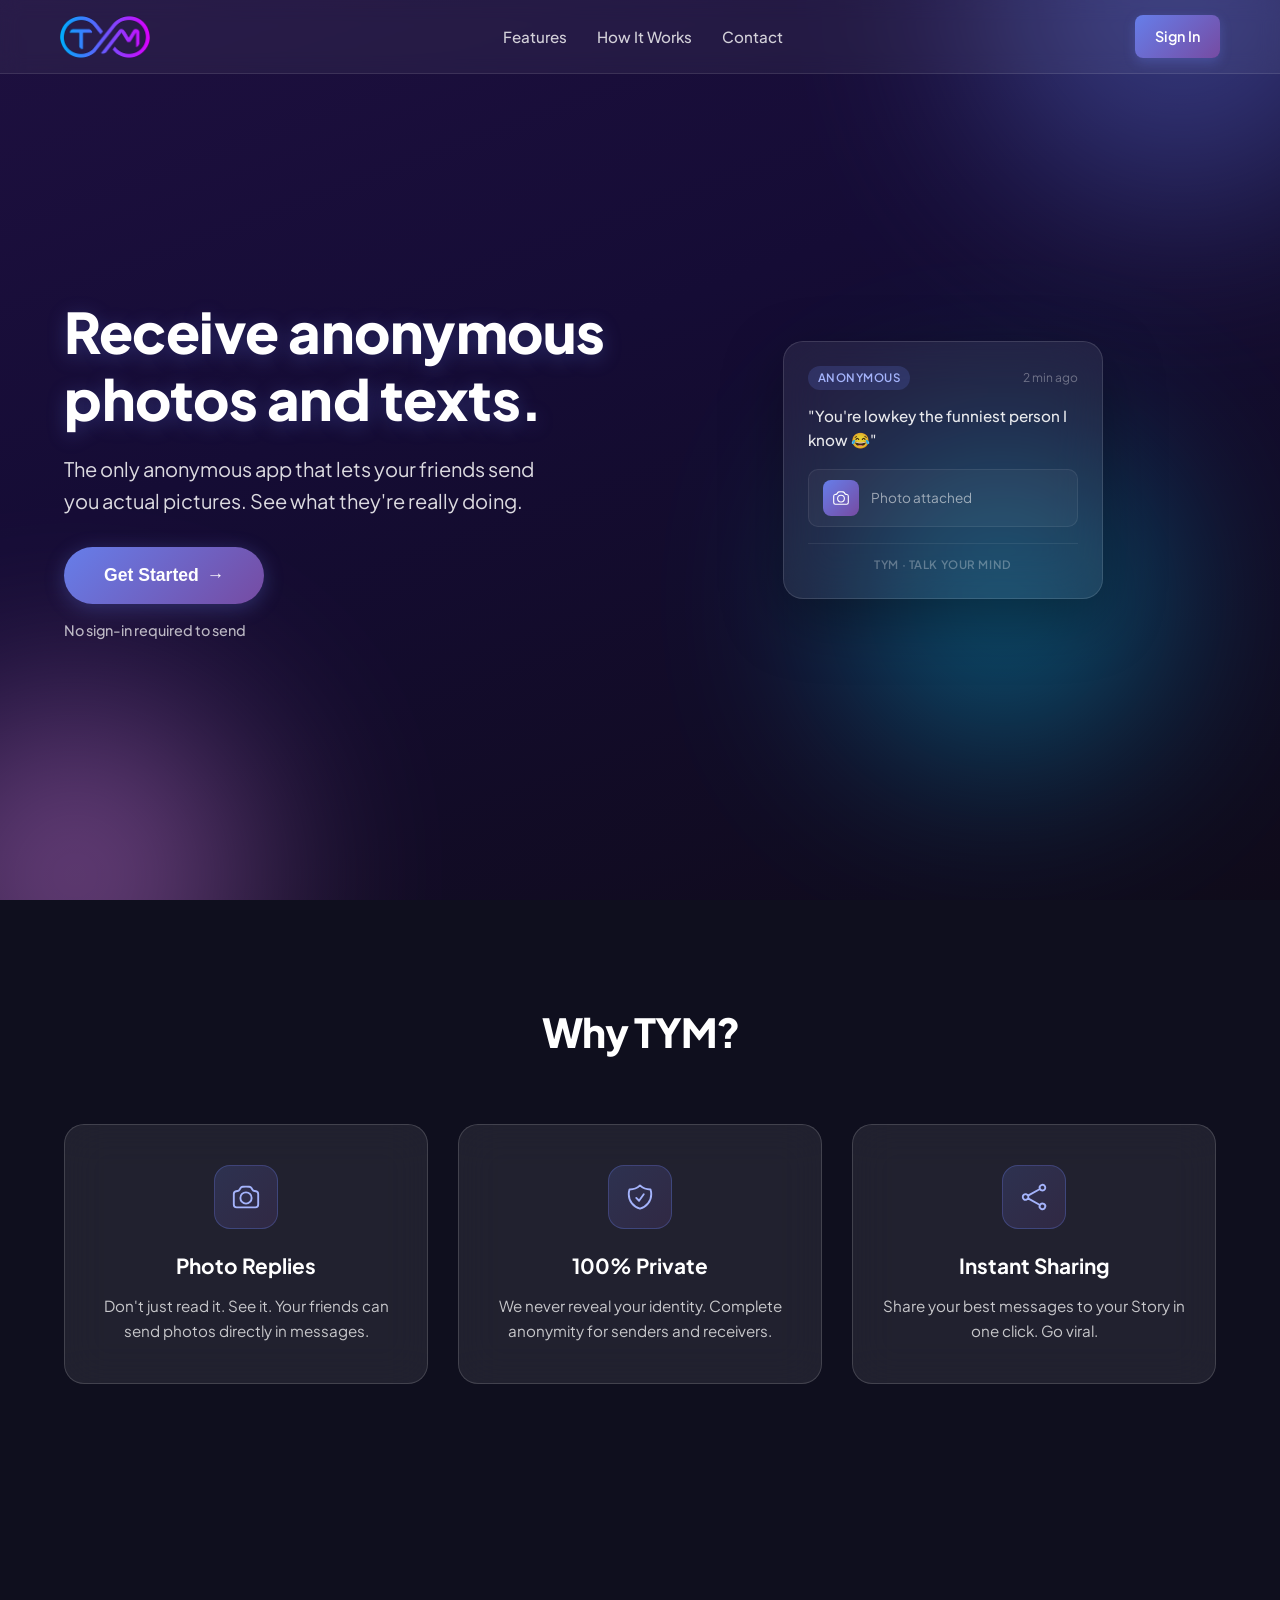
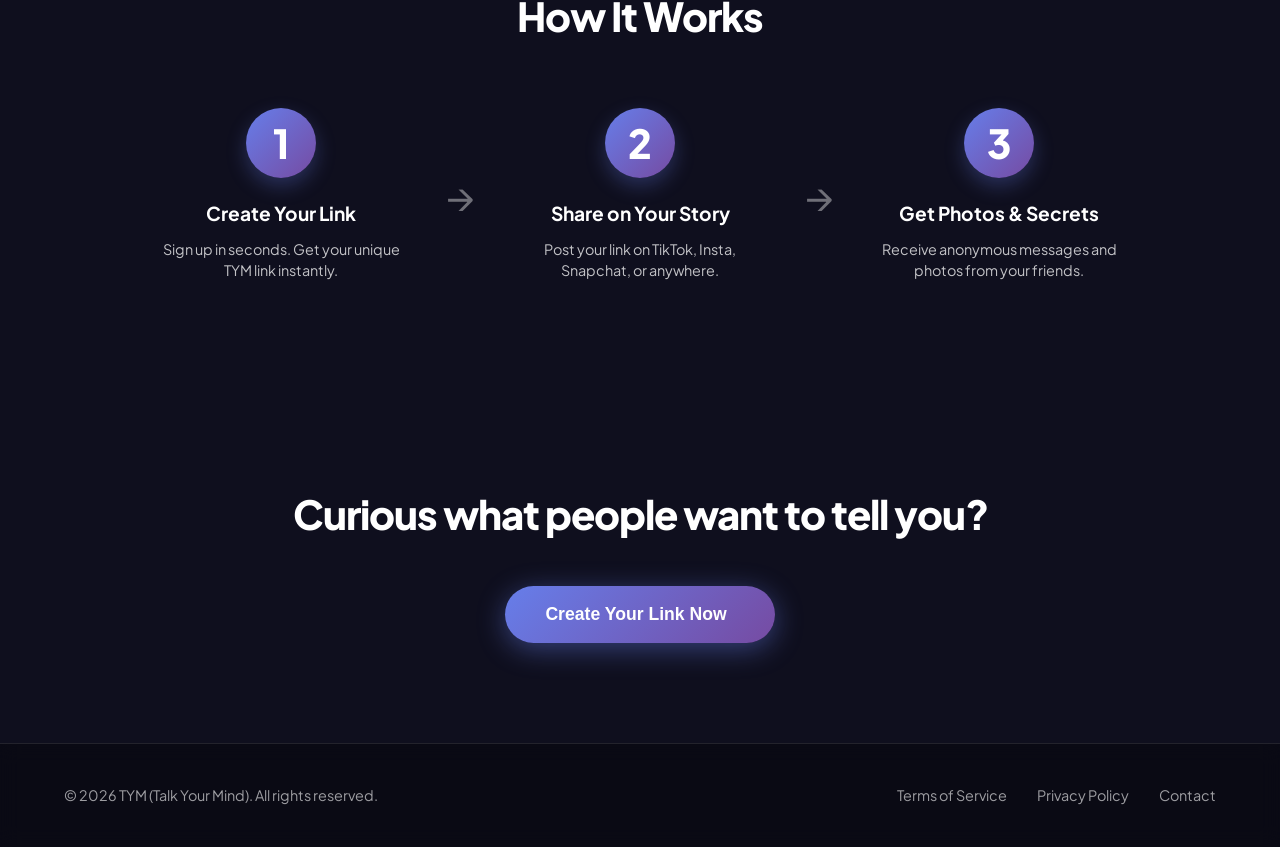
<file: landing.html>
<!DOCTYPE html>
<html lang="en">
<head>
    <meta charset="UTF-8">
    <meta name="viewport" content="width=device-width, initial-scale=1.0">
    <title>TYM - Talk Your Mind | Anonymous Photos & Messages</title>
    <meta name="description" content="Send and receive anonymous photos and messages. Get your unique TYM link and share it with friends.">
    <!-- Open Graph -->
    <meta property="og:type" content="website">
    <meta property="og:title" content="TYM – Talk Your Mind">
    <meta property="og:description" content="Send anonymous photos and messages to anyone. Get your free link today.">
    <meta property="og:image" content="./assets/tym-logo.png">
    <meta property="og:site_name" content="TYM – Talk Your Mind">
    <!-- Twitter Card -->
    <meta name="twitter:card" content="summary">
    <meta name="twitter:title" content="TYM – Talk Your Mind">
    <meta name="twitter:description" content="Send anonymous photos and messages to anyone. Get your free link today.">
    <meta name="twitter:image" content="./assets/tym-logo.png">
    <!-- Favicon -->
    <link rel="icon" type="image/png" sizes="32x32" href="./assets/favicon-32.png">
    <link rel="icon" type="image/png" sizes="16x16" href="./assets/favicon-16.png">
    <link href="https://fonts.googleapis.com/css2?family=Plus+Jakarta+Sans:wght@400;500;600;700;800&display=swap" rel="stylesheet">
    <link rel="stylesheet" href="landing-style.css">
    <!-- PWA -->
    <link rel="manifest" href="./manifest.json">
    <meta name="theme-color" content="#667eea">
    <meta name="apple-mobile-web-app-capable" content="yes">
    <meta name="apple-mobile-web-app-title" content="TYM">
    <link rel="apple-touch-icon" href="./assets/apple-touch-icon.png">
</head>
<body>
    <!-- Background Animation -->
    <div class="background">
        <div class="gradient-bg"></div>
        <div class="blur-blob blob1"></div>
        <div class="blur-blob blob2"></div>
        <div class="blur-blob blob3"></div>
    </div>

    <!-- Navigation -->
    <nav class="navbar">
        <div class="nav-container">
            <div class="logo">
                <img src="assets/tym-logo.png" alt="TYM logo" class="logo-image">
            </div>
            <button class="menu-toggle" id="menuToggle" aria-label="Toggle navigation" aria-expanded="false" aria-controls="mobileMenu">
                <span></span>
                <span></span>
                <span></span>
            </button>
            <ul class="nav-links">
                <li><a href="#features">Features</a></li>
                <li><a href="#how-it-works">How It Works</a></li>
                <li><a href="#footer">Contact</a></li>
            </ul>
            <a href="./login.html" class="nav-signin">Sign In</a>
        </div>
        <div class="mobile-menu" id="mobileMenu">
            <a href="#features">Features</a>
            <a href="#how-it-works">How It Works</a>
            <a href="#footer">Contact</a>
            <a href="./signup.html">Claim Your Link</a>
            <a href="./login.html">Login</a>
        </div>
    </nav>

    <!-- Hero Section -->
    <section class="hero">
        <div class="container">
            <div class="hero-content">
                <h1 class="hero-headline">Receive anonymous photos and texts.</h1>
                <p class="hero-subheadline">The only anonymous app that lets your friends send you actual pictures. See what they're really doing.</p>
                <button class="btn-primary btn-lg" onclick="window.location.href='./signup.html'">
                    Get Started
                    <span class="btn-icon">→</span>
                </button>
                <p class="hero-cta-text">No sign-in required to send</p>
            </div>

            <!-- Message Card Mockup -->
            <div class="hero-visual">
                <div class="message-card-mockup">
                    <div class="mockup-header">
                        <span class="mockup-anon-pill">Anonymous</span>
                        <span class="mockup-ts">2 min ago</span>
                    </div>
                    <p class="mockup-body">"You're lowkey the funniest person I know 😂"</p>
                    <div class="mockup-photo-row">
                        <div class="mockup-thumb">
                            <svg xmlns="http://www.w3.org/2000/svg" fill="none" viewBox="0 0 24 24" stroke-width="1.5" stroke="currentColor" width="18" height="18" aria-hidden="true"><path stroke-linecap="round" stroke-linejoin="round" d="M6.827 6.175A2.31 2.31 0 0 1 5.186 7.23c-.38.054-.757.112-1.134.175C2.999 7.58 2.25 8.507 2.25 9.574V18a2.25 2.25 0 0 0 2.25 2.25h15A2.25 2.25 0 0 0 21.75 18V9.574c0-1.067-.75-1.994-1.802-2.169a47.865 47.865 0 0 0-1.134-.175 2.31 2.31 0 0 1-1.64-1.055l-.822-1.316a2.192 2.192 0 0 0-1.736-1.039 48.774 48.774 0 0 0-5.232 0 2.192 2.192 0 0 0-1.736 1.039l-.821 1.316z"/><path stroke-linecap="round" stroke-linejoin="round" d="M16.5 12.75a4.5 4.5 0 1 1-9 0 4.5 4.5 0 0 1 9 0Z"/></svg>
                        </div>
                        <span class="mockup-photo-label">Photo attached</span>
                    </div>
                    <div class="mockup-divider"></div>
                    <div class="mockup-footer">
                        <span class="mockup-brand-text">TYM · Talk Your Mind</span>
                    </div>
                </div>
            </div>
        </div>
    </section>

    <!-- Features Section -->
    <section id="features" class="features">
        <div class="container">
            <h2 class="section-title">Why TYM?</h2>
            <div class="features-grid">
                <!-- Feature 1 -->
                <div class="feature-card">
                    <div class="feature-icon">
                        <svg xmlns="http://www.w3.org/2000/svg" fill="none" viewBox="0 0 24 24" stroke-width="1.5" stroke="currentColor" aria-hidden="true"><path stroke-linecap="round" stroke-linejoin="round" d="M6.827 6.175A2.31 2.31 0 0 1 5.186 7.23c-.38.054-.757.112-1.134.175C2.999 7.58 2.25 8.507 2.25 9.574V18a2.25 2.25 0 0 0 2.25 2.25h15A2.25 2.25 0 0 0 21.75 18V9.574c0-1.067-.75-1.994-1.802-2.169a47.865 47.865 0 0 0-1.134-.175 2.31 2.31 0 0 1-1.64-1.055l-.822-1.316a2.192 2.192 0 0 0-1.736-1.039 48.774 48.774 0 0 0-5.232 0 2.192 2.192 0 0 0-1.736 1.039l-.821 1.316z"/><path stroke-linecap="round" stroke-linejoin="round" d="M16.5 12.75a4.5 4.5 0 1 1-9 0 4.5 4.5 0 0 1 9 0Z"/></svg>
                    </div>
                    <h3 class="feature-title">Photo Replies</h3>
                    <p class="feature-description">Don't just read it. See it. Your friends can send photos directly in messages.</p>
                </div>

                <!-- Feature 2 -->
                <div class="feature-card">
                    <div class="feature-icon">
                        <svg xmlns="http://www.w3.org/2000/svg" fill="none" viewBox="0 0 24 24" stroke-width="1.5" stroke="currentColor" aria-hidden="true"><path stroke-linecap="round" stroke-linejoin="round" d="M9 12.75 11.25 15 15 9.75m-3-7.036A11.959 11.959 0 0 1 3.598 6 11.99 11.99 0 0 0 3 9.749c0 5.592 3.824 10.29 9 11.623 5.176-1.332 9-6.03 9-11.622 0-1.31-.21-2.571-.598-3.751h-.152c-3.196 0-6.1-1.248-8.25-3.285Z"/></svg>
                    </div>
                    <h3 class="feature-title">100% Private</h3>
                    <p class="feature-description">We never reveal your identity. Complete anonymity for senders and receivers.</p>
                </div>

                <!-- Feature 3 -->
                <div class="feature-card">
                    <div class="feature-icon">
                        <svg xmlns="http://www.w3.org/2000/svg" fill="none" viewBox="0 0 24 24" stroke-width="1.5" stroke="currentColor" aria-hidden="true"><path stroke-linecap="round" stroke-linejoin="round" d="M7.217 10.907a2.25 2.25 0 1 0 0 2.186m0-2.186c.18.324.283.696.283 1.093s-.103.77-.283 1.093m0-2.186 9.566-5.314m-9.566 7.5 9.566 5.314m0 0a2.25 2.25 0 1 0 3.935 2.186 2.25 2.25 0 0 0-3.935-2.186Zm0-12.814a2.25 2.25 0 1 0 3.933-2.185 2.25 2.25 0 0 0-3.933 2.185Z"/></svg>
                    </div>
                    <h3 class="feature-title">Instant Sharing</h3>
                    <p class="feature-description">Share your best messages to your Story in one click. Go viral.</p>
                </div>
            </div>
        </div>
    </section>

    <!-- How It Works Section -->
    <section id="how-it-works" class="how-it-works">
        <div class="container">
            <h2 class="section-title">How It Works</h2>
            <div class="steps-container">
                <!-- Step 1 -->
                <div class="step">
                    <div class="step-number">1</div>
                    <h3 class="step-title">Create Your Link</h3>
                    <p class="step-description">Sign up in seconds. Get your unique TYM link instantly.</p>
                </div>

                <!-- Arrow -->
                <div class="step-arrow">→</div>

                <!-- Step 2 -->
                <div class="step">
                    <div class="step-number">2</div>
                    <h3 class="step-title">Share on Your Story</h3>
                    <p class="step-description">Post your link on TikTok, Insta, Snapchat, or anywhere.</p>
                </div>

                <!-- Arrow -->
                <div class="step-arrow">→</div>

                <!-- Step 3 -->
                <div class="step">
                    <div class="step-number">3</div>
                    <h3 class="step-title">Get Photos & Secrets</h3>
                    <p class="step-description">Receive anonymous messages and photos from your friends.</p>
                </div>
            </div>
        </div>
    </section>

    <!-- CTA Section -->
    <section class="cta-section">
        <div class="container">
            <h2 class="cta-headline">Curious what people want to tell you?</h2>
            <button class="btn-primary btn-lg btn-glow" onclick="window.location.href='./signup.html'">
                Create Your Link Now
                <span class="btn-icon"></span>
            </button>
        </div>
    </section>

    <!-- Footer -->
    <footer id="footer" class="footer">
        <div class="container">
            <div class="footer-content">
                <p class="footer-brand">© 2026 TYM (Talk Your Mind). All rights reserved.</p>
                <div class="footer-links">
                    <a href="./terms.html" class="footer-link">Terms of Service</a>
                    <a href="./privacy.html" class="footer-link">Privacy Policy</a>
                    <a href="mailto:contact@tym.com" class="footer-link">Contact</a>
                </div>
            </div>
        </div>
    </footer>

    <script src="landing.js"></script>
</body>
</html>
</file>
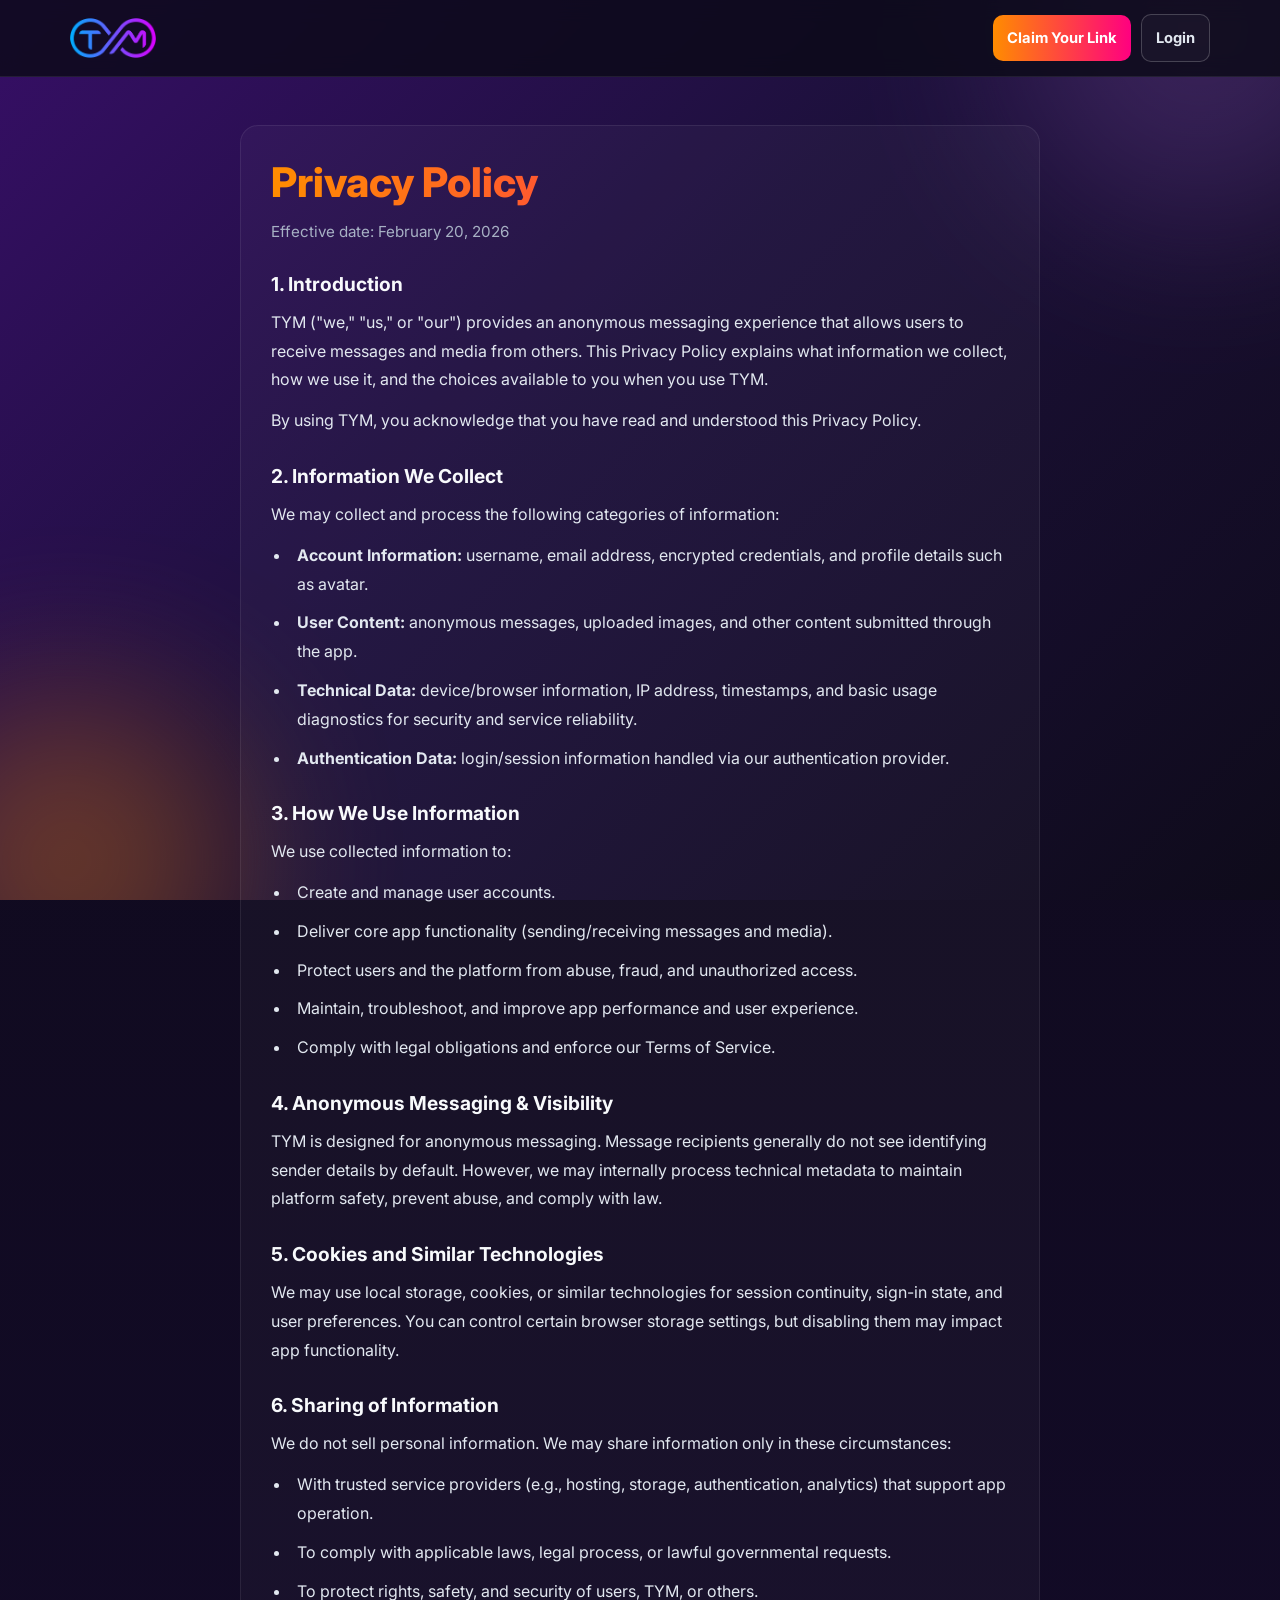
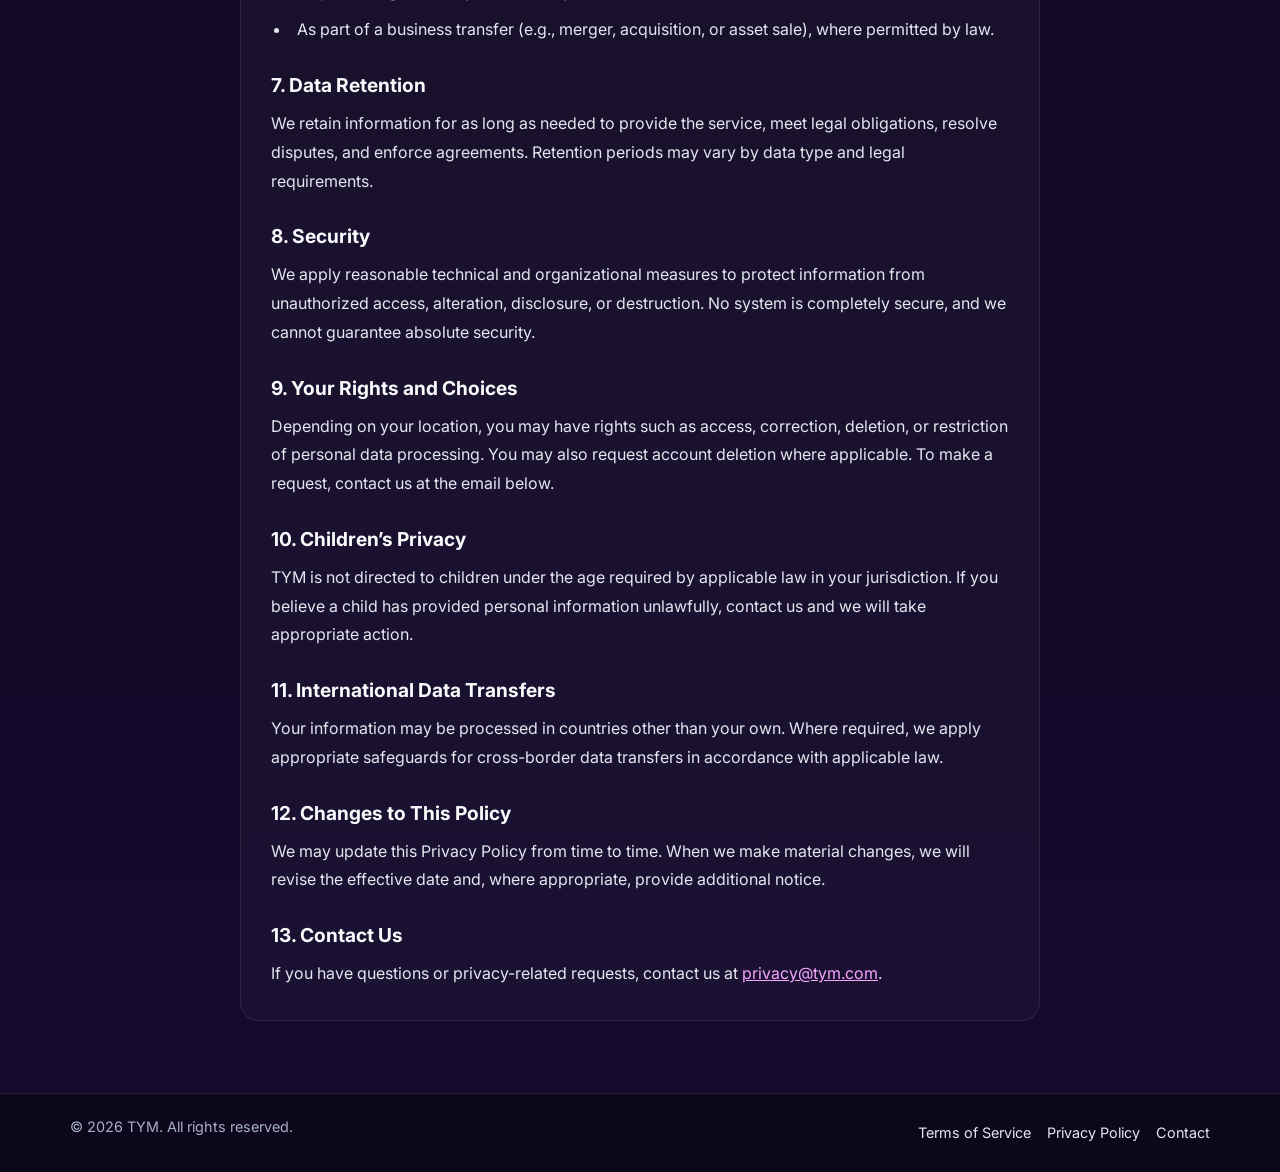
<file: privacy.html>
<!DOCTYPE html>
<html lang="en">
<head>
    <meta charset="UTF-8">
    <meta name="viewport" content="width=device-width, initial-scale=1.0">
    <title>Privacy Policy - TYM</title>
    <link rel="preconnect" href="https://fonts.googleapis.com">
    <link rel="preconnect" href="https://fonts.gstatic.com" crossorigin>
    <link href="https://fonts.googleapis.com/css2?family=Inter:wght@400;500;600;700;800&display=swap" rel="stylesheet">
    <link rel="stylesheet" href="privacy.css">
</head>
<body>
    <div class="background" aria-hidden="true">
        <div class="gradient-bg"></div>
        <div class="blur-blob blob1"></div>
        <div class="blur-blob blob2"></div>
    </div>

    <nav class="navbar">
        <div class="nav-container">
            <a href="./landing.html" class="logo" aria-label="TYM Home">
                <img src="assets/tym-logo.png" alt="TYM logo" class="logo-image">
            </a>

            <div class="nav-actions">
                <a href="./signup.html" class="nav-btn nav-btn-primary">Claim Your Link</a>
                <a href="./login.html" class="nav-btn nav-btn-ghost">Login</a>
            </div>
        </div>
    </nav>

    <main class="policy-main">
        <article class="policy-container">
            <header class="policy-header">
                <h1>Privacy Policy</h1>
                <p class="effective-date">Effective date: February 20, 2026</p>
            </header>

            <section>
                <h2>1. Introduction</h2>
                <p>TYM ("we," "us," or "our") provides an anonymous messaging experience that allows users to receive messages and media from others. This Privacy Policy explains what information we collect, how we use it, and the choices available to you when you use TYM.</p>
                <p>By using TYM, you acknowledge that you have read and understood this Privacy Policy.</p>
            </section>

            <section>
                <h2>2. Information We Collect</h2>
                <p>We may collect and process the following categories of information:</p>
                <ul>
                    <li><strong>Account Information:</strong> username, email address, encrypted credentials, and profile details such as avatar.</li>
                    <li><strong>User Content:</strong> anonymous messages, uploaded images, and other content submitted through the app.</li>
                    <li><strong>Technical Data:</strong> device/browser information, IP address, timestamps, and basic usage diagnostics for security and service reliability.</li>
                    <li><strong>Authentication Data:</strong> login/session information handled via our authentication provider.</li>
                </ul>
            </section>

            <section>
                <h2>3. How We Use Information</h2>
                <p>We use collected information to:</p>
                <ul>
                    <li>Create and manage user accounts.</li>
                    <li>Deliver core app functionality (sending/receiving messages and media).</li>
                    <li>Protect users and the platform from abuse, fraud, and unauthorized access.</li>
                    <li>Maintain, troubleshoot, and improve app performance and user experience.</li>
                    <li>Comply with legal obligations and enforce our Terms of Service.</li>
                </ul>
            </section>

            <section>
                <h2>4. Anonymous Messaging & Visibility</h2>
                <p>TYM is designed for anonymous messaging. Message recipients generally do not see identifying sender details by default. However, we may internally process technical metadata to maintain platform safety, prevent abuse, and comply with law.</p>
            </section>

            <section>
                <h2>5. Cookies and Similar Technologies</h2>
                <p>We may use local storage, cookies, or similar technologies for session continuity, sign-in state, and user preferences. You can control certain browser storage settings, but disabling them may impact app functionality.</p>
            </section>

            <section>
                <h2>6. Sharing of Information</h2>
                <p>We do not sell personal information. We may share information only in these circumstances:</p>
                <ul>
                    <li>With trusted service providers (e.g., hosting, storage, authentication, analytics) that support app operation.</li>
                    <li>To comply with applicable laws, legal process, or lawful governmental requests.</li>
                    <li>To protect rights, safety, and security of users, TYM, or others.</li>
                    <li>As part of a business transfer (e.g., merger, acquisition, or asset sale), where permitted by law.</li>
                </ul>
            </section>

            <section>
                <h2>7. Data Retention</h2>
                <p>We retain information for as long as needed to provide the service, meet legal obligations, resolve disputes, and enforce agreements. Retention periods may vary by data type and legal requirements.</p>
            </section>

            <section>
                <h2>8. Security</h2>
                <p>We apply reasonable technical and organizational measures to protect information from unauthorized access, alteration, disclosure, or destruction. No system is completely secure, and we cannot guarantee absolute security.</p>
            </section>

            <section>
                <h2>9. Your Rights and Choices</h2>
                <p>Depending on your location, you may have rights such as access, correction, deletion, or restriction of personal data processing. You may also request account deletion where applicable. To make a request, contact us at the email below.</p>
            </section>

            <section>
                <h2>10. Children’s Privacy</h2>
                <p>TYM is not directed to children under the age required by applicable law in your jurisdiction. If you believe a child has provided personal information unlawfully, contact us and we will take appropriate action.</p>
            </section>

            <section>
                <h2>11. International Data Transfers</h2>
                <p>Your information may be processed in countries other than your own. Where required, we apply appropriate safeguards for cross-border data transfers in accordance with applicable law.</p>
            </section>

            <section>
                <h2>12. Changes to This Policy</h2>
                <p>We may update this Privacy Policy from time to time. When we make material changes, we will revise the effective date and, where appropriate, provide additional notice.</p>
            </section>

            <section>
                <h2>13. Contact Us</h2>
                <p>If you have questions or privacy-related requests, contact us at <a href="mailto:privacy@tym.com">privacy@tym.com</a>.</p>
            </section>
        </article>
    </main>

    <footer id="footer" class="footer">
        <div class="footer-container">
            <div class="footer-content">
                <p class="footer-brand">© 2026 TYM. All rights reserved.</p>
                <div class="footer-links">
                    <a href="./terms.html" class="footer-link">Terms of Service</a>
                    <a href="./privacy.html" class="footer-link">Privacy Policy</a>
                    <a href="mailto:contact@tym.com" class="footer-link">Contact</a>
                </div>
            </div>
        </div>
    </footer>
</body>
</html>
</file>
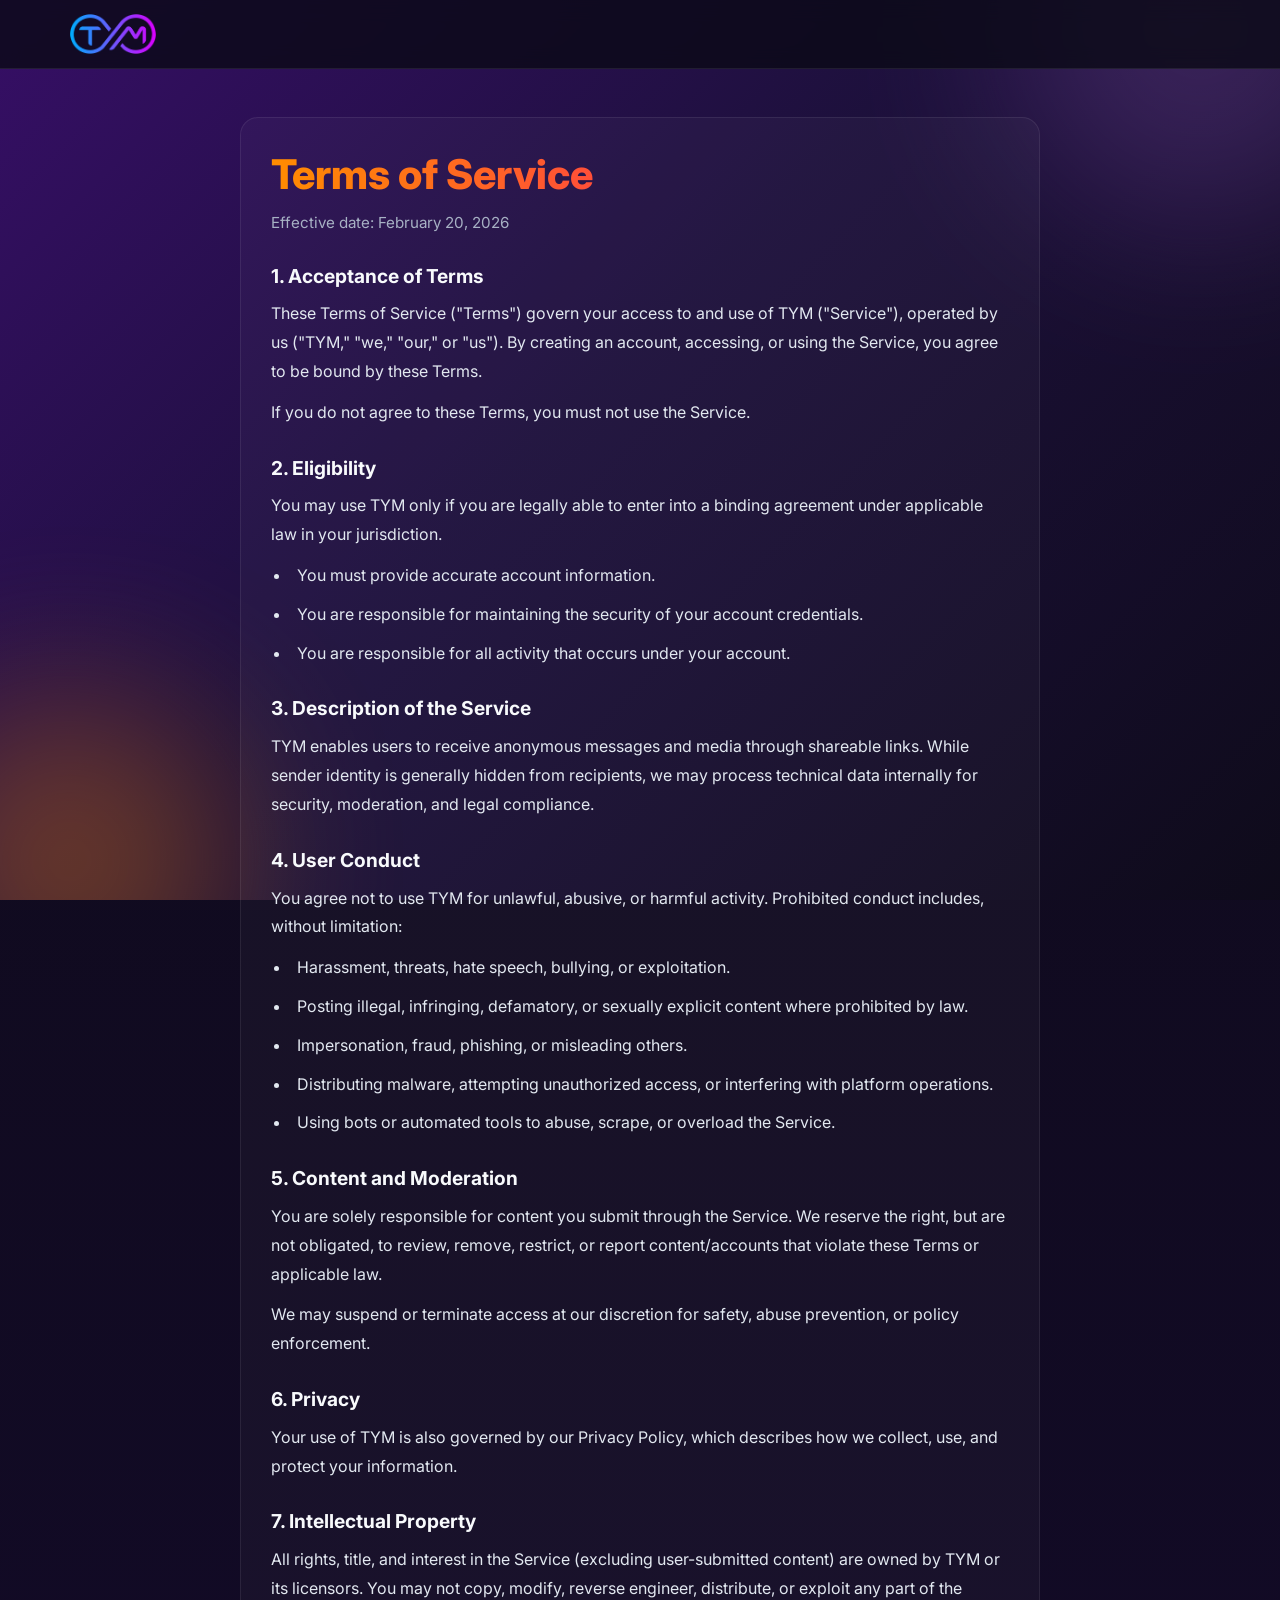
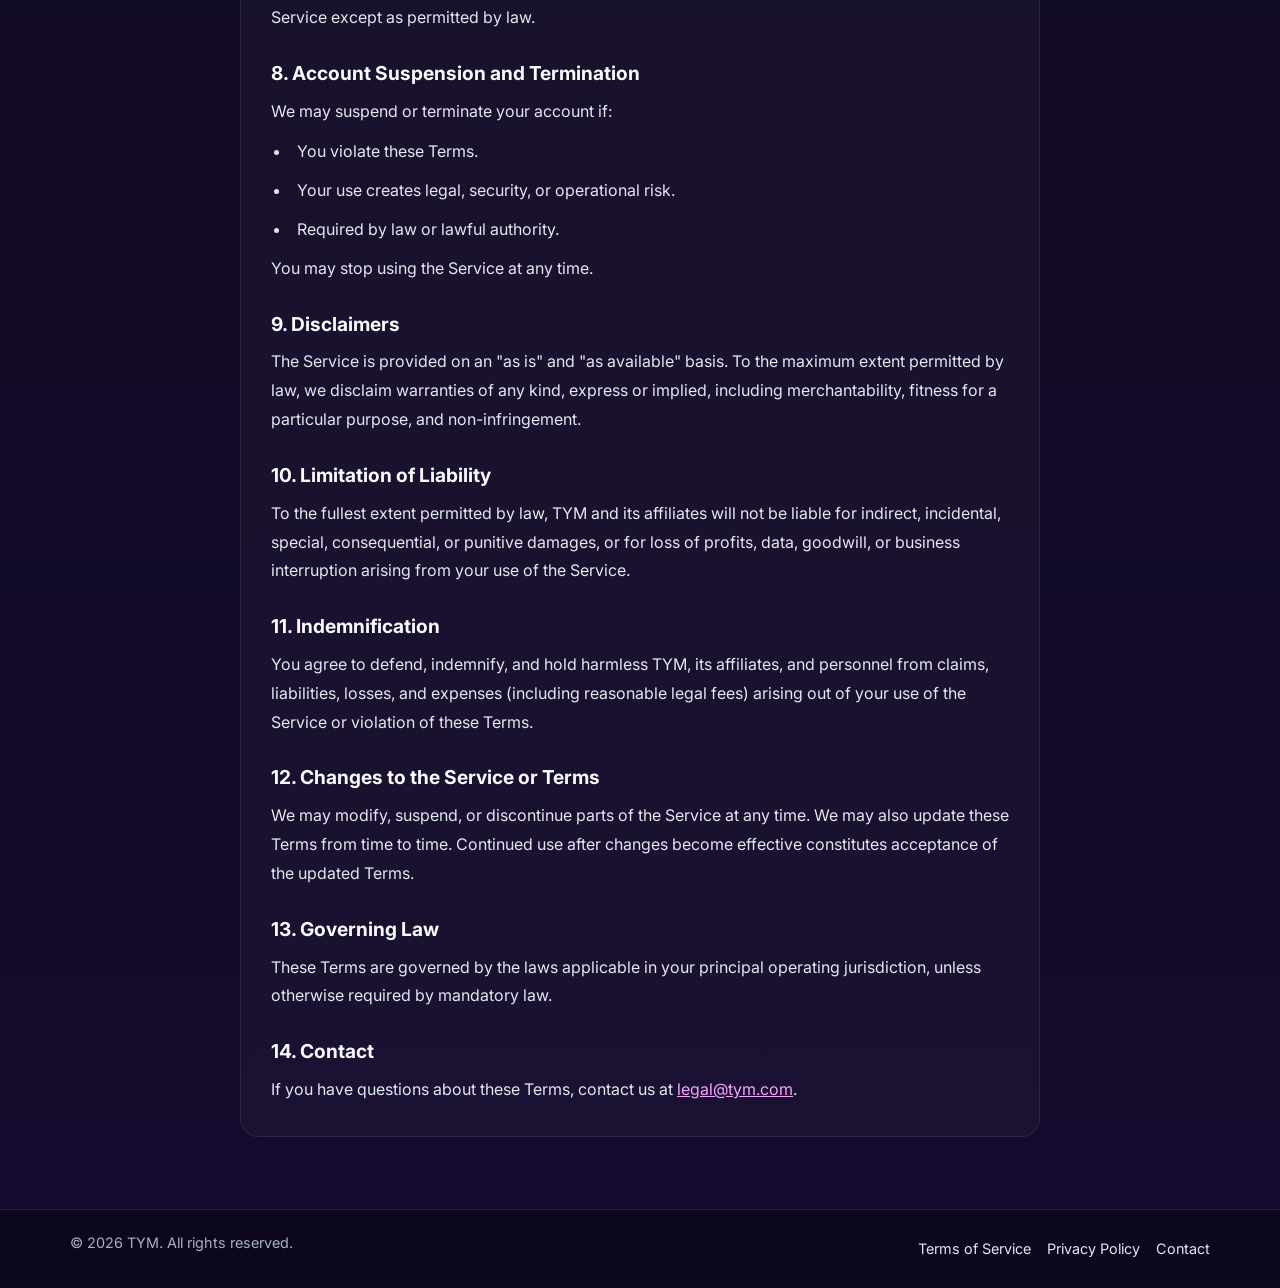
<file: terms.html>
<!DOCTYPE html>
<html lang="en">
<head>
    <meta charset="UTF-8">
    <meta name="viewport" content="width=device-width, initial-scale=1.0">
    <title>Terms of Service - TYM</title>
    <link rel="preconnect" href="https://fonts.googleapis.com">
    <link rel="preconnect" href="https://fonts.gstatic.com" crossorigin>
    <link href="https://fonts.googleapis.com/css2?family=Inter:wght@400;500;600;700;800&display=swap" rel="stylesheet">
    <link rel="stylesheet" href="terms.css">
</head>
<body>
    <div class="background" aria-hidden="true">
        <div class="gradient-bg"></div>
        <div class="blur-blob blob1"></div>
        <div class="blur-blob blob2"></div>
    </div>

    <nav class="navbar">
        <div class="nav-container">
            <a href="./landing.html" class="logo" aria-label="TYM Home">
                <img src="assets/tym-logo.png" alt="TYM logo" class="logo-image">
            </a>
        </div>
    </nav>

    <main class="terms-main">
        <article class="terms-container">
            <header class="terms-header">
                <h1>Terms of Service</h1>
                <p class="effective-date">Effective date: February 20, 2026</p>
            </header>

            <section>
                <h2>1. Acceptance of Terms</h2>
                <p>These Terms of Service ("Terms") govern your access to and use of TYM ("Service"), operated by us ("TYM," "we," "our," or "us"). By creating an account, accessing, or using the Service, you agree to be bound by these Terms.</p>
                <p>If you do not agree to these Terms, you must not use the Service.</p>
            </section>

            <section>
                <h2>2. Eligibility</h2>
                <p>You may use TYM only if you are legally able to enter into a binding agreement under applicable law in your jurisdiction.</p>
                <ul>
                    <li>You must provide accurate account information.</li>
                    <li>You are responsible for maintaining the security of your account credentials.</li>
                    <li>You are responsible for all activity that occurs under your account.</li>
                </ul>
            </section>

            <section>
                <h2>3. Description of the Service</h2>
                <p>TYM enables users to receive anonymous messages and media through shareable links. While sender identity is generally hidden from recipients, we may process technical data internally for security, moderation, and legal compliance.</p>
            </section>

            <section>
                <h2>4. User Conduct</h2>
                <p>You agree not to use TYM for unlawful, abusive, or harmful activity. Prohibited conduct includes, without limitation:</p>
                <ul>
                    <li>Harassment, threats, hate speech, bullying, or exploitation.</li>
                    <li>Posting illegal, infringing, defamatory, or sexually explicit content where prohibited by law.</li>
                    <li>Impersonation, fraud, phishing, or misleading others.</li>
                    <li>Distributing malware, attempting unauthorized access, or interfering with platform operations.</li>
                    <li>Using bots or automated tools to abuse, scrape, or overload the Service.</li>
                </ul>
            </section>

            <section>
                <h2>5. Content and Moderation</h2>
                <p>You are solely responsible for content you submit through the Service. We reserve the right, but are not obligated, to review, remove, restrict, or report content/accounts that violate these Terms or applicable law.</p>
                <p>We may suspend or terminate access at our discretion for safety, abuse prevention, or policy enforcement.</p>
            </section>

            <section>
                <h2>6. Privacy</h2>
                <p>Your use of TYM is also governed by our Privacy Policy, which describes how we collect, use, and protect your information.</p>
            </section>

            <section>
                <h2>7. Intellectual Property</h2>
                <p>All rights, title, and interest in the Service (excluding user-submitted content) are owned by TYM or its licensors. You may not copy, modify, reverse engineer, distribute, or exploit any part of the Service except as permitted by law.</p>
            </section>

            <section>
                <h2>8. Account Suspension and Termination</h2>
                <p>We may suspend or terminate your account if:</p>
                <ul>
                    <li>You violate these Terms.</li>
                    <li>Your use creates legal, security, or operational risk.</li>
                    <li>Required by law or lawful authority.</li>
                </ul>
                <p>You may stop using the Service at any time.</p>
            </section>

            <section>
                <h2>9. Disclaimers</h2>
                <p>The Service is provided on an "as is" and "as available" basis. To the maximum extent permitted by law, we disclaim warranties of any kind, express or implied, including merchantability, fitness for a particular purpose, and non-infringement.</p>
            </section>

            <section>
                <h2>10. Limitation of Liability</h2>
                <p>To the fullest extent permitted by law, TYM and its affiliates will not be liable for indirect, incidental, special, consequential, or punitive damages, or for loss of profits, data, goodwill, or business interruption arising from your use of the Service.</p>
            </section>

            <section>
                <h2>11. Indemnification</h2>
                <p>You agree to defend, indemnify, and hold harmless TYM, its affiliates, and personnel from claims, liabilities, losses, and expenses (including reasonable legal fees) arising out of your use of the Service or violation of these Terms.</p>
            </section>

            <section>
                <h2>12. Changes to the Service or Terms</h2>
                <p>We may modify, suspend, or discontinue parts of the Service at any time. We may also update these Terms from time to time. Continued use after changes become effective constitutes acceptance of the updated Terms.</p>
            </section>

            <section>
                <h2>13. Governing Law</h2>
                <p>These Terms are governed by the laws applicable in your principal operating jurisdiction, unless otherwise required by mandatory law.</p>
            </section>

            <section>
                <h2>14. Contact</h2>
                <p>If you have questions about these Terms, contact us at <a href="mailto:legal@tym.com">legal@tym.com</a>.</p>
            </section>
        </article>
    </main>

    <footer class="footer">
        <div class="footer-container">
            <div class="footer-content">
                <p class="footer-brand">© 2026 TYM. All rights reserved.</p>
                <div class="footer-links">
                    <a href="./terms.html" class="footer-link">Terms of Service</a>
                    <a href="./privacy.html" class="footer-link">Privacy Policy</a>
                    <a href="mailto:contact@tym.com" class="footer-link">Contact</a>
                </div>
            </div>
        </div>
    </footer>
</body>
</html>
</file>
<file: landing-style.css>
/* ================================
   GLOBAL STYLES & RESET
   ================================ */

* {
    margin: 0;
    padding: 0;
    box-sizing: border-box;
}

html, body {
    width: 100%;
    height: 100%;
    scroll-behavior: smooth;
}

body {
    font-family: 'Plus Jakarta Sans', -apple-system, BlinkMacSystemFont, 'Segoe UI', sans-serif;
    color: #1a1a2e;
    line-height: 1.6;
    background: #0f0f1e;
    overflow-x: hidden;
}

/* ================================
   BACKGROUND & ANIMATIONS
   ================================ */

.background {
    position: fixed;
    top: 0;
    left: 0;
    width: 100%;
    height: 100%;
    z-index: -1;
    overflow: hidden;
}

.gradient-bg {
    position: absolute;
    width: 100%;
    height: 100%;
    background: linear-gradient(
        160deg,
        #1e1040 0%,
        #150c35 40%,
        #0f0b1a 100%
    );
}

@keyframes gradientShift {
    0% {
        background-position: 0% 50%;
    }
    50% {
        background-position: 100% 50%;
    }
    100% {
        background-position: 0% 50%;
    }
}

.blur-blob {
    position: absolute;
    border-radius: 50%;
    filter: blur(100px);
    opacity: 0.4;
}

.blob1 {
    width: 400px;
    height: 400px;
    background: #667eea;
    top: -200px;
    right: -100px;
    animation: float 8s ease-in-out infinite;
}

.blob2 {
    width: 350px;
    height: 350px;
    background: #f093fb;
    bottom: -150px;
    left: -100px;
    animation: float 10s ease-in-out infinite reverse;
}

.blob3 {
    width: 300px;
    height: 300px;
    background: #00d4ff;
    top: 50%;
    right: 10%;
    animation: float 12s ease-in-out infinite;
}

@keyframes float {
    0%, 100% {
        transform: translateY(0px);
    }
    50% {
        transform: translateY(-50px);
    }
}

/* ================================
   CONTAINER
   ================================ */

.container {
    max-width: 1200px;
    margin: 0 auto;
    padding: 0 clamp(16px, 3vw, 24px);
    width: 100%;
}

/* ================================
   NAVBAR
   ================================ */

.navbar {
    position: fixed;
    top: 0;
    width: 100%;
    z-index: 100;
    backdrop-filter: blur(10px);
    background: rgba(255, 255, 255, 0.05);
    border-bottom: 1px solid rgba(255, 255, 255, 0.1);
    padding: 15px 0;
}

.nav-container {
    max-width: 1200px;
    margin: 0 auto;
    padding: 0 20px;
    display: flex;
    justify-content: space-between;
    align-items: center;
}

.logo {
    display: flex;
    align-items: center;
    text-decoration: none;
}

.logo-image {
    display: block;
    width: auto;
    height: 42px;
}

.nav-links {
    display: flex;
    list-style: none;
    gap: 30px;
}

.nav-links a {
    color: rgba(255, 255, 255, 0.8);
    text-decoration: none;
    font-weight: 500;
    transition: all 0.3s ease;
    font-size: 0.95rem;
}

.nav-links a:hover {
    color: #667eea;
    transform: translateY(-2px);
}

.nav-signin {
    padding: 10px 20px;
    background: linear-gradient(135deg, #667eea, #764ba2);
    color: white;
    border-radius: 8px;
    text-decoration: none;
    font-weight: 600;
    font-size: 0.9rem;
    transition: all 0.3s ease;
    display: inline-block;
    box-shadow: 0 4px 12px rgba(102, 126, 234, 0.3);
}

.nav-signin:hover {
    transform: translateY(-2px);
    box-shadow: 0 6px 20px rgba(102, 126, 234, 0.4);
}

.nav-signin:active {
    transform: translateY(0);
}

.menu-toggle {
    display: none;
    width: 40px;
    height: 40px;
    border: 1px solid rgba(255, 255, 255, 0.2);
    background: rgba(255, 255, 255, 0.06);
    border-radius: 10px;
    align-items: center;
    justify-content: center;
    flex-direction: column;
    gap: 5px;
    cursor: pointer;
}

.menu-toggle span {
    width: 18px;
    height: 2px;
    background: #fff;
    border-radius: 2px;
    transition: transform 0.2s ease, opacity 0.2s ease;
}

.menu-toggle.active span:nth-child(1) {
    transform: translateY(7px) rotate(45deg);
}

.menu-toggle.active span:nth-child(2) {
    opacity: 0;
}

.menu-toggle.active span:nth-child(3) {
    transform: translateY(-7px) rotate(-45deg);
}

.mobile-menu {
    display: none;
    border-top: 1px solid rgba(255, 255, 255, 0.1);
    background: rgba(18, 14, 36, 0.96);
    backdrop-filter: blur(12px);
}

.mobile-menu a {
    display: block;
    padding: 14px 20px;
    color: rgba(255, 255, 255, 0.9);
    text-decoration: none;
    font-weight: 600;
    border-bottom: 1px solid rgba(255, 255, 255, 0.06);
}

.mobile-menu a:last-child {
    border-bottom: none;
}

.mobile-menu a:hover {
    color: #fff;
    background: rgba(255, 255, 255, 0.06);
}

@media (max-width: 768px) {
    .menu-toggle {
        display: inline-flex;
        order: 3;
    }

    .nav-links,
    .nav-signin {
        display: none;
    }

    .logo-image {
        height: 38px;
    }

    .mobile-menu.open {
        display: block;
    }
}

/* ================================
   HERO SECTION
   ================================ */

.hero {
    min-height: 100vh;
    display: flex;
    align-items: center;
    justify-content: center;
    padding: 100px 0 60px;
    position: relative;
    z-index: 1;
}

.hero .container {
    display: grid;
    grid-template-columns: 1fr 1fr;
    gap: 60px;
    align-items: center;
}

.hero-content {
    animation: slideInLeft 0.8s ease-out;
}

@keyframes slideInLeft {
    from {
        opacity: 0;
        transform: translateX(-50px);
    }
    to {
        opacity: 1;
        transform: translateX(0);
    }
}

.hero-headline {
    font-size: clamp(1.75rem, 5vw, 3.5rem);
    font-weight: 900;
    color: white;
    margin-bottom: 20px;
    line-height: 1.2;
    letter-spacing: clamp(-0.5px, -0.03em, -1px);
    text-shadow: 0 4px 20px rgba(102, 126, 234, 0.3);
}

.hero-subheadline {
    font-size: clamp(0.95rem, 2.2vw, 1.25rem);
    color: rgba(255, 255, 255, 0.85);
    margin-bottom: 30px;
    line-height: 1.6;
    max-width: 500px;
}

.hero-cta-text {
    font-size: 0.9rem;
    color: rgba(255, 255, 255, 0.7);
    margin-top: 15px;
    font-weight: 500;
}

/* ================================
   BUTTONS
   ================================ */

.btn-primary {
    padding: 15px 32px;
    background: linear-gradient(135deg, #667eea, #764ba2);
    color: white;
    border: none;
    border-radius: 50px;
    font-weight: 700;
    cursor: pointer;
    transition: all 0.3s ease;
    display: inline-flex;
    align-items: center;
    gap: 8px;
    font-size: 1rem;
    box-shadow: 0 4px 20px rgba(102, 126, 234, 0.3);
    position: relative;
    overflow: hidden;
}

.btn-primary::before {
    content: '';
    position: absolute;
    top: 0;
    left: -100%;
    width: 100%;
    height: 100%;
    background: rgba(255, 255, 255, 0.2);
    transition: left 0.3s ease;
    z-index: -1;
}

.btn-primary:hover::before {
    left: 100%;
}

.btn-primary:hover {
    transform: translateY(-3px);
    box-shadow: 0 8px 30px rgba(102, 126, 234, 0.5);
}

.btn-primary:active {
    transform: translateY(-1px);
}

.btn-lg {
    padding: 18px 40px;
    font-size: 1.1rem;
}

.btn-icon {
    transition: transform 0.3s ease;
}

.btn-primary:hover .btn-icon {
    transform: translateX(3px);
}

.btn-glow {
    box-shadow: 0 6px 28px rgba(102, 126, 234, 0.45);
}

/* ================================
   HERO VISUAL MOCKUP
   ================================ */

.hero-visual {
    display: flex;
    justify-content: center;
    align-items: center;
    animation: slideInRight 0.8s ease-out;
}

@keyframes slideInRight {
    from {
        opacity: 0;
        transform: translateX(50px);
    }
    to {
        opacity: 1;
        transform: translateX(0);
    }
}

.message-card-mockup {
    background: rgba(255, 255, 255, 0.07);
    backdrop-filter: blur(24px);
    border: 1px solid rgba(255, 255, 255, 0.12);
    border-radius: 20px;
    padding: 24px;
    width: 100%;
    max-width: 320px;
    box-shadow: 0 20px 60px rgba(0, 0, 0, 0.35);
    animation: float 6s ease-in-out infinite;
}

.mockup-header {
    display: flex;
    align-items: center;
    justify-content: space-between;
    margin-bottom: 14px;
}

.mockup-anon-pill {
    background: rgba(102, 126, 234, 0.2);
    color: #a5b4fc;
    font-size: 0.72rem;
    font-weight: 600;
    padding: 3px 10px;
    border-radius: 20px;
    letter-spacing: 0.04em;
    text-transform: uppercase;
}

.mockup-ts {
    font-size: 0.75rem;
    color: rgba(255, 255, 255, 0.35);
}

.mockup-body {
    color: rgba(255, 255, 255, 0.9);
    font-size: 0.95rem;
    line-height: 1.6;
    margin-bottom: 16px;
    font-weight: 500;
}

.mockup-photo-row {
    display: flex;
    align-items: center;
    gap: 12px;
    background: rgba(255, 255, 255, 0.04);
    border: 1px solid rgba(255, 255, 255, 0.08);
    border-radius: 10px;
    padding: 10px 14px;
    margin-bottom: 16px;
}

.mockup-thumb {
    width: 36px;
    height: 36px;
    border-radius: 8px;
    background: linear-gradient(135deg, #667eea, #764ba2);
    display: flex;
    align-items: center;
    justify-content: center;
    color: white;
    flex-shrink: 0;
}

.mockup-photo-label {
    font-size: 0.85rem;
    color: rgba(255, 255, 255, 0.55);
}

.mockup-divider {
    height: 1px;
    background: rgba(255, 255, 255, 0.07);
    margin-bottom: 12px;
}

.mockup-footer {
    display: flex;
    align-items: center;
    justify-content: center;
}

.mockup-brand-text {
    font-size: 0.72rem;
    color: rgba(255, 255, 255, 0.3);
    font-weight: 600;
    letter-spacing: 0.05em;
    text-transform: uppercase;
}

/* ================================
   FEATURES SECTION
   ================================ */

.features {
    padding: 100px 0;
    position: relative;
    z-index: 1;
}

.section-title {
    text-align: center;
    font-size: clamp(1.5rem, 4vw, 2.5rem);
    font-weight: 900;
    color: white;
    margin-bottom: 60px;
    letter-spacing: -1px;
}

.features-grid {
    display: grid;
    grid-template-columns: repeat(3, 1fr);
    gap: 30px;
}

.feature-card {
    background: rgba(255, 255, 255, 0.08);
    backdrop-filter: blur(20px);
    border: 1px solid rgba(255, 255, 255, 0.15);
    border-radius: 20px;
    padding: 40px 30px;
    text-align: center;
    transition: all 0.3s ease;
    animation: fadeInUp 0.8s ease-out;
}

@keyframes fadeInUp {
    from {
        opacity: 0;
        transform: translateY(30px);
    }
    to {
        opacity: 1;
        transform: translateY(0);
    }
}

.feature-card:hover {
    background: rgba(255, 255, 255, 0.12);
    border-color: rgba(255, 255, 255, 0.25);
    transform: translateY(-10px);
    box-shadow: 0 20px 40px rgba(102, 126, 234, 0.2);
}

.feature-icon {
    width: 64px;
    height: 64px;
    border-radius: 16px;
    background: linear-gradient(135deg, rgba(102, 126, 234, 0.18), rgba(118, 75, 162, 0.18));
    border: 1px solid rgba(102, 126, 234, 0.3);
    display: flex;
    align-items: center;
    justify-content: center;
    margin: 0 auto 20px;
    color: #a5b4fc;
}

.feature-icon svg {
    width: 30px;
    height: 30px;
}

.feature-title {
    font-size: 1.3rem;
    font-weight: 700;
    color: white;
    margin-bottom: 12px;
}

.feature-description {
    font-size: 0.95rem;
    color: rgba(255, 255, 255, 0.75);
    line-height: 1.6;
}

/* ================================
   HOW IT WORKS SECTION
   ================================ */

.how-it-works {
    padding: 100px 0;
    position: relative;
    z-index: 1;
}

.steps-container {
    display: flex;
    justify-content: center;
    align-items: center;
    gap: 40px;
    flex-wrap: wrap;
}

.step {
    display: flex;
    flex-direction: column;
    align-items: center;
    max-width: 250px;
    animation: fadeInUp 0.8s ease-out;
}

.step-number {
    width: 70px;
    height: 70px;
    border-radius: 50%;
    background: linear-gradient(135deg, #667eea, #764ba2);
    color: white;
    display: flex;
    align-items: center;
    justify-content: center;
    font-size: 2.5rem;
    font-weight: 900;
    margin-bottom: 20px;
    box-shadow: 0 8px 20px rgba(102, 126, 234, 0.3);
}

.step-title {
    font-size: 1.2rem;
    font-weight: 700;
    color: white;
    margin-bottom: 10px;
    text-align: center;
}

.step-description {
    font-size: 0.9rem;
    color: rgba(255, 255, 255, 0.75);
    text-align: center;
    line-height: 1.5;
}

.step-arrow {
    font-size: 2.5rem;
    color: rgba(255, 255, 255, 0.4);
    font-weight: 400;
}

/* ================================
   CTA SECTION
   ================================ */

.cta-section {
    padding: 100px 0;
    text-align: center;
    position: relative;
    z-index: 1;
}

.cta-headline {
    font-size: clamp(1.5rem, 4vw, 2.5rem);
    font-weight: 900;
    color: white;
    margin-bottom: 40px;
    letter-spacing: -1px;
}

/* ================================
   FOOTER
   ================================ */

.footer {
    background: rgba(0, 0, 0, 0.3);
    backdrop-filter: blur(10px);
    border-top: 1px solid rgba(255, 255, 255, 0.1);
    padding: 40px 0;
    position: relative;
    z-index: 1;
}

.footer-content {
    display: flex;
    justify-content: space-between;
    align-items: center;
    gap: 30px;
}

.footer-brand {
    color: rgba(255, 255, 255, 0.6);
    font-size: 0.9rem;
}

.footer-links {
    display: flex;
    gap: 30px;
}

.footer-link {
    color: rgba(255, 255, 255, 0.6);
    text-decoration: none;
    font-size: 0.9rem;
    transition: all 0.3s ease;
}

.footer-link:hover {
    color: #667eea;
    transform: translateY(-2px);
}

/* ================================
   RESPONSIVE DESIGN
   ================================ */

@media (max-width: 1024px) {
    .hero .container {
        grid-template-columns: 1fr;
        gap: 40px;
        text-align: center;
    }

    .hero-headline {
        font-size: 2.8rem;
    }

    .hero-subheadline {
        font-size: 1.1rem;
        max-width: 700px;
        margin-left: auto;
        margin-right: auto;
    }

    .hero-content {
        display: flex;
        flex-direction: column;
        align-items: center;
    }

    .features-grid {
        grid-template-columns: 1fr;
    }

    .steps-container {
        flex-direction: column;
        gap: 30px;
    }

    .step-arrow {
        transform: rotate(90deg);
    }
}

@media (max-width: 768px) {
    .navbar {
        padding: 12px 0;
    }

    .nav-container {
        padding: 0 12px;
        gap: 10px;
    }

    .hero {
        padding: 80px 0 40px;
        min-height: auto;
    }

    .hero-headline {
        font-size: 2.2rem;
        margin-bottom: 15px;
    }

    .hero-subheadline {
        font-size: 1rem;
        margin-bottom: 25px;
        max-width: 100%;
    }

    .hero-visual {
        margin-top: 30px;
    }

    .message-card-mockup {
        max-width: 280px;
        padding: 20px;
    }

    .mockup-image {
        height: 120px;
    }

    .features {
        padding: 60px 0;
    }

    .section-title {
        font-size: 2rem;
        margin-bottom: 40px;
    }

    .feature-card {
        padding: 30px 20px;
    }

    .feature-icon {
        font-size: 2.5rem;
    }

    .feature-title {
        font-size: 1.1rem;
    }

    .how-it-works {
        padding: 60px 0;
    }

    .step-number {
        width: 60px;
        height: 60px;
        font-size: 2rem;
    }

    .step-title {
        font-size: 1.05rem;
    }

    .step-description {
        font-size: 0.85rem;
    }

    .cta-section {
        padding: 60px 0;
    }

    .cta-headline {
        font-size: 1.8rem;
        margin-bottom: 30px;
    }

    .footer-content {
        flex-direction: column;
        text-align: center;
        gap: 20px;
    }

    .footer-links {
        flex-wrap: wrap;
        gap: 15px;
        justify-content: center;
    }
}

@media (max-width: 480px) {
    .logo-image {
        height: 34px;
    }

    .menu-toggle {
        width: 36px;
        height: 36px;
    }

    .hero {
        padding: 70px 0 30px;
    }

    .hero-headline {
        font-size: 1.8rem;
        margin-bottom: 12px;
    }

    .hero-subheadline {
        font-size: 0.95rem;
        margin-bottom: 20px;
    }

    .btn-lg {
        padding: 14px 28px;
        font-size: 0.95rem;
        width: 100%;
        justify-content: center;
        max-width: 320px;
    }

    .hero-visual {
        margin-top: 20px;
    }

    .message-card-mockup {
        max-width: 100%;
        padding: 18px;
    }

    .mockup-image {
        height: 100px;
    }

    .image-label {
        font-size: 1rem;
    }

    .features {
        padding: 40px 0;
    }

    .section-title {
        font-size: 1.6rem;
        margin-bottom: 30px;
    }

    .feature-card {
        padding: 20px 15px;
    }

    .feature-icon {
        font-size: 2rem;
        margin-bottom: 12px;
    }

    .feature-title {
        font-size: 1rem;
    }

    .feature-description {
        font-size: 0.8rem;
    }

    .how-it-works {
        padding: 40px 0;
    }

    .steps-container {
        gap: 15px;
    }

    .step {
        max-width: 100%;
    }

    .step-number {
        width: 55px;
        height: 55px;
        font-size: 1.8rem;
        margin-bottom: 15px;
    }

    .step-title {
        font-size: 1rem;
    }

    .step-description {
        font-size: 0.8rem;
    }

    /* Hide arrows between steps when stacked — progression is visually clear */
    .step-arrow {
        display: none;
    }

    .cta-section {
        padding: 40px 0;
    }

    .cta-headline {
        font-size: 1.5rem;
        margin-bottom: 20px;
    }

    .footer {
        padding: 30px 0;
    }

    .footer-brand {
        font-size: 0.8rem;
    }

    .footer-link {
        font-size: 0.8rem;
    }
}

@media (max-width: 360px) {
    .hero-headline {
        font-size: 1.6rem;
    }

    .hero-subheadline {
        font-size: 0.9rem;
    }

    .section-title,
    .cta-headline {
        font-size: 1.35rem;
    }
}

@media (max-width: 640px) {
    .container {
        padding: 0 14px;
    }

    .nav-container {
        gap: 8px;
    }

    .logo-image {
        height: 32px;
    }

    .hero .container {
        gap: 24px;
    }
}

@media (max-width: 340px) {
    .container {
        padding: 0 10px;
    }

    .btn-lg {
        max-width: 100%;
    }
}

@media (max-height: 700px) {
    .hero {
        min-height: auto;
        padding-top: 88px;
        padding-bottom: 32px;
    }
}

/* Device preset tuning */
@media (max-width: 390px) and (max-height: 844px) {
    .hero-headline {
        font-size: 1.75rem;
    }

    .hero-subheadline {
        font-size: 0.92rem;
    }

    .feature-description {
        font-size: 0.82rem;
    }
}

@media (min-width: 768px) and (max-width: 1024px) {
    .hero {
        padding-top: 96px;
    }

    .features-grid {
        grid-template-columns: repeat(2, minmax(0, 1fr));
    }

    .feature-card:last-child {
        grid-column: span 2;
        max-width: 420px;
        margin: 0 auto;
    }
}

@media (min-width: 1440px) {
    .container,
    .nav-container {
        max-width: 1320px;
    }

    .hero-headline {
        font-size: 3.8rem;
    }

    .hero-subheadline {
        font-size: 1.3rem;
    }

    .section-title,
    .cta-headline {
        font-size: 2.8rem;
    }
}

/* Final viewport polish */
@media (max-width: 375px) and (max-height: 667px) {
    .hero {
        padding: 72px 0 24px;
    }

    .hero-headline {
        font-size: 1.55rem;
        line-height: 1.25;
    }

    .hero-subheadline {
        font-size: 0.88rem;
        margin-bottom: 16px;
    }

    .message-card-mockup {
        padding: 14px;
    }

    .mockup-image {
        height: 88px;
    }
}

@media (min-width: 768px) and (max-width: 834px) and (orientation: portrait) {
    .hero {
        padding: 106px 0 52px;
    }

    .hero-headline {
        font-size: 2.6rem;
    }

    .hero-subheadline {
        max-width: 640px;
    }

    .features-grid {
        gap: 20px;
    }

    .feature-card {
        padding: 28px 20px;
    }
}

@media (min-width: 1900px) and (min-height: 1000px) {
    .hero {
        padding-top: 124px;
    }

    .hero .container {
        gap: 84px;
    }

    .btn-lg {
        padding: 20px 46px;
        font-size: 1.15rem;
    }

    .features,
    .how-it-works,
    .cta-section {
        padding-top: 120px;
        padding-bottom: 120px;
    }
}

@media (max-height: 500px) and (orientation: landscape) {
    .hero {
        min-height: auto;
        padding: 74px 0 24px;
    }

    .hero .container {
        grid-template-columns: 1.1fr 0.9fr;
        gap: 24px;
    }

    .hero-headline {
        font-size: 1.9rem;
    }

    .hero-subheadline {
        margin-bottom: 16px;
        font-size: 0.92rem;
    }

    .message-card-mockup {
        max-width: 250px;
        padding: 14px;
    }
}
</file>
<file: privacy.css>
:root {
    --bg-1: #0f0b1a;
    --bg-2: #140a2e;
    --text-main: #e2e8f0;
    --text-muted: #a7b1c4;
    --heading: #f8fafc;
    --accent-start: #ff8c00;
    --accent-end: #ff0080;
    --card-bg: rgba(255, 255, 255, 0.03);
    --card-border: rgba(255, 255, 255, 0.08);
}

* {
    box-sizing: border-box;
    margin: 0;
    padding: 0;
}

html,
body {
    min-height: 100%;
}

body {
    font-family: 'Inter', system-ui, -apple-system, Segoe UI, Roboto, Arial, sans-serif;
    background: linear-gradient(180deg, var(--bg-1), var(--bg-2));
    color: var(--text-main);
    line-height: 1.8;
    overflow-x: hidden;
}

.background {
    position: fixed;
    inset: 0;
    z-index: -1;
    overflow: hidden;
}

.gradient-bg {
    position: absolute;
    inset: 0;
    background: linear-gradient(135deg, #3b0f6f 0%, #1f1140 45%, #0f0b1a 100%);
    opacity: 0.9;
}

.blur-blob {
    position: absolute;
    border-radius: 50%;
    filter: blur(90px);
    opacity: 0.35;
}

.blob1 {
    width: 380px;
    height: 380px;
    background: #764ba2;
    top: -160px;
    right: -110px;
}

.blob2 {
    width: 320px;
    height: 320px;
    background: #ff8c00;
    bottom: -120px;
    left: -90px;
}

.navbar {
    position: sticky;
    top: 0;
    z-index: 50;
    backdrop-filter: blur(10px);
    background: rgba(12, 10, 24, 0.82);
    border-bottom: 1px solid rgba(255, 255, 255, 0.08);
}

.nav-container {
    max-width: 1180px;
    margin: 0 auto;
    padding: 14px 20px;
    display: flex;
    align-items: center;
    justify-content: space-between;
    gap: 16px;
}

.logo {
    display: inline-flex;
    align-items: center;
    text-decoration: none;
}

.logo-image {
    display: block;
    width: auto;
    height: 40px;
}

.nav-actions {
    display: flex;
    align-items: center;
    gap: 10px;
}

.nav-btn {
    text-decoration: none;
    font-weight: 700;
    font-size: 0.92rem;
    padding: 10px 14px;
    border-radius: 10px;
    transition: transform 0.2s ease, opacity 0.2s ease;
}

.nav-btn:hover {
    transform: translateY(-1px);
}

.nav-btn-primary {
    color: #fff;
    background: linear-gradient(to right, var(--accent-start), var(--accent-end));
}

.nav-btn-ghost {
    color: var(--text-main);
    border: 1px solid rgba(255, 255, 255, 0.2);
    background: rgba(255, 255, 255, 0.03);
}

.policy-main {
    padding: 48px 20px 72px;
}

.policy-container {
    max-width: 800px;
    margin: 0 auto;
    padding: 32px 30px;
    border: 1px solid var(--card-border);
    border-radius: 18px;
    background: var(--card-bg);
}

.policy-header {
    margin-bottom: 26px;
}

.policy-header h1 {
    font-size: clamp(2rem, 3.2vw, 2.8rem);
    font-weight: 800;
    line-height: 1.2;
    margin-bottom: 10px;
    background: linear-gradient(to right, var(--accent-start), var(--accent-end));
    background-clip: text;
    -webkit-background-clip: text;
    -webkit-text-fill-color: transparent;
}

.effective-date {
    color: var(--text-muted);
    font-size: 0.95rem;
}

section {
    margin-bottom: 28px;
}

section:last-child {
    margin-bottom: 0;
}

h2 {
    font-size: 1.2rem;
    color: var(--heading);
    font-weight: 700;
    margin-bottom: 10px;
    line-height: 1.4;
}

p {
    margin-bottom: 12px;
    color: var(--text-main);
    font-size: 1rem;
}

p:last-child {
    margin-bottom: 0;
}

ul {
    margin: 10px 0 0 20px;
    color: var(--text-main);
}

li {
    margin-bottom: 10px;
    padding-left: 6px;
}

a {
    color: #f8a5ff;
}

a:hover {
    color: #ffc1df;
}

.footer {
    border-top: 1px solid rgba(255, 255, 255, 0.1);
    background: rgba(10, 8, 22, 0.72);
}

.footer-container {
    max-width: 1180px;
    margin: 0 auto;
    padding: 20px;
}

.footer-content {
    display: flex;
    align-items: center;
    justify-content: space-between;
    gap: 14px;
    flex-wrap: wrap;
}

.footer-brand {
    color: var(--text-muted);
    font-size: 0.9rem;
}

.footer-links {
    display: flex;
    gap: 16px;
    flex-wrap: wrap;
}

.footer-link {
    color: var(--text-main);
    text-decoration: none;
    font-size: 0.9rem;
}

.footer-link:hover {
    color: #fff;
}

@media (max-width: 768px) {
    .policy-main {
        padding-top: 28px;
    }

    .policy-container {
        padding: 24px 18px;
        border-radius: 14px;
    }

    p,
    li {
        font-size: 0.96rem;
    }
}

@media (max-width: 480px) {
    .nav-container {
        flex-wrap: wrap;
        justify-content: center;
        gap: 10px;
        padding: 12px;
    }

    .nav-actions {
        width: 100%;
        justify-content: center;
        flex-wrap: wrap;
    }

    .nav-btn {
        flex: 1 1 140px;
        text-align: center;
    }

    .policy-container {
        padding: 20px 14px;
    }

    .policy-header h1 {
        font-size: 1.7rem;
    }

    .footer-content {
        justify-content: center;
        text-align: center;
    }
}

@media (max-width: 360px) {
    .policy-main {
        padding-left: 10px;
        padding-right: 10px;
    }

    .policy-container {
        padding: 16px 12px;
    }

    .policy-header h1 {
        font-size: 1.45rem;
    }
}

@media (min-width: 768px) and (max-width: 1024px) {
    .policy-container {
        max-width: 860px;
        padding: 34px 28px;
    }
}

@media (min-width: 1440px) {
    .nav-container,
    .footer-container {
        max-width: 1320px;
    }

    .policy-container {
        max-width: 940px;
    }

    .policy-header h1 {
        font-size: 3rem;
    }
}

@media (max-width: 375px) and (max-height: 667px) {
    .policy-main {
        padding: 18px 10px 36px;
    }

    .policy-header h1 {
        font-size: 1.35rem;
    }
}

@media (min-width: 768px) and (max-width: 834px) and (orientation: portrait) {
    .policy-container {
        max-width: 760px;
    }
}

@media (min-width: 1900px) and (min-height: 1000px) {
    .policy-container {
        max-width: 980px;
    }
}

@media (max-height: 500px) and (orientation: landscape) {
    .nav-container {
        padding-top: 8px;
        padding-bottom: 8px;
    }

    .policy-main {
        padding-top: 16px;
        padding-bottom: 28px;
    }

    .policy-container {
        padding: 18px 14px;
    }
}
</file>
<file: terms.css>
:root {
    --bg-1: #0f0b1a;
    --bg-2: #140a2e;
    --text-main: #e2e8f0;
    --text-muted: #a7b1c4;
    --heading: #f8fafc;
    --accent-start: #ff8c00;
    --accent-end: #ff0080;
    --card-bg: rgba(255, 255, 255, 0.03);
    --card-border: rgba(255, 255, 255, 0.08);
}

* {
    box-sizing: border-box;
    margin: 0;
    padding: 0;
}

html,
body {
    min-height: 100%;
}

body {
    font-family: 'Inter', system-ui, -apple-system, Segoe UI, Roboto, Arial, sans-serif;
    background: linear-gradient(180deg, var(--bg-1), var(--bg-2));
    color: var(--text-main);
    line-height: 1.8;
    overflow-x: hidden;
}

.background {
    position: fixed;
    inset: 0;
    z-index: -1;
    overflow: hidden;
}

.gradient-bg {
    position: absolute;
    inset: 0;
    background: linear-gradient(135deg, #3b0f6f 0%, #1f1140 45%, #0f0b1a 100%);
    opacity: 0.9;
}

.blur-blob {
    position: absolute;
    border-radius: 50%;
    filter: blur(90px);
    opacity: 0.35;
}

.blob1 {
    width: 380px;
    height: 380px;
    background: #764ba2;
    top: -160px;
    right: -110px;
}

.blob2 {
    width: 320px;
    height: 320px;
    background: #ff8c00;
    bottom: -120px;
    left: -90px;
}

.navbar {
    position: sticky;
    top: 0;
    z-index: 50;
    backdrop-filter: blur(10px);
    background: rgba(12, 10, 24, 0.82);
    border-bottom: 1px solid rgba(255, 255, 255, 0.08);
}

.nav-container {
    max-width: 1180px;
    margin: 0 auto;
    padding: 14px 20px;
    display: flex;
    align-items: center;
    justify-content: space-between;
}

.logo {
    display: inline-flex;
    align-items: center;
    text-decoration: none;
}

.logo-image {
    display: block;
    width: auto;
    height: 40px;
}

.terms-main {
    padding: 48px 20px 72px;
}

.terms-container {
    max-width: 800px;
    margin: 0 auto;
    padding: 32px 30px;
    border: 1px solid var(--card-border);
    border-radius: 18px;
    background: var(--card-bg);
}

.terms-header {
    margin-bottom: 26px;
}

.terms-header h1 {
    font-size: clamp(2rem, 3.2vw, 2.8rem);
    font-weight: 800;
    line-height: 1.2;
    margin-bottom: 10px;
    background: linear-gradient(to right, var(--accent-start), var(--accent-end));
    background-clip: text;
    -webkit-background-clip: text;
    -webkit-text-fill-color: transparent;
}

.effective-date {
    color: var(--text-muted);
    font-size: 0.95rem;
}

section {
    margin-bottom: 28px;
}

section:last-child {
    margin-bottom: 0;
}

h2 {
    font-size: 1.2rem;
    color: var(--heading);
    font-weight: 700;
    margin-bottom: 10px;
    line-height: 1.4;
}

p {
    margin-bottom: 12px;
    color: var(--text-main);
    font-size: 1rem;
}

p:last-child {
    margin-bottom: 0;
}

ul {
    margin: 10px 0 0 20px;
    color: var(--text-main);
}

li {
    margin-bottom: 10px;
    padding-left: 6px;
}

a {
    color: #f8a5ff;
}

a:hover {
    color: #ffc1df;
}

.footer {
    border-top: 1px solid rgba(255, 255, 255, 0.1);
    background: rgba(10, 8, 22, 0.72);
}

.footer-container {
    max-width: 1180px;
    margin: 0 auto;
    padding: 20px;
}

.footer-content {
    display: flex;
    align-items: center;
    justify-content: space-between;
    gap: 14px;
    flex-wrap: wrap;
}

.footer-brand {
    color: var(--text-muted);
    font-size: 0.9rem;
}

.footer-links {
    display: flex;
    gap: 16px;
    flex-wrap: wrap;
}

.footer-link {
    color: var(--text-main);
    text-decoration: none;
    font-size: 0.9rem;
}

.footer-link:hover {
    color: #fff;
}

@media (max-width: 768px) {
    .terms-main {
        padding-top: 28px;
    }

    .terms-container {
        padding: 24px 18px;
        border-radius: 14px;
    }

    p,
    li {
        font-size: 0.96rem;
    }
}

@media (max-width: 480px) {
    .nav-container {
        padding: 12px;
    }

    .terms-container {
        padding: 20px 14px;
    }

    .terms-header h1 {
        font-size: 1.7rem;
    }

    .footer-content {
        justify-content: center;
        text-align: center;
    }
}

@media (max-width: 360px) {
    .terms-main {
        padding-left: 10px;
        padding-right: 10px;
    }

    .terms-container {
        padding: 16px 12px;
    }

    .terms-header h1 {
        font-size: 1.45rem;
    }
}

@media (min-width: 768px) and (max-width: 1024px) {
    .terms-container {
        max-width: 860px;
        padding: 34px 28px;
    }
}

@media (min-width: 1440px) {
    .nav-container,
    .footer-container {
        max-width: 1320px;
    }

    .terms-container {
        max-width: 940px;
    }

    .terms-header h1 {
        font-size: 3rem;
    }
}

@media (max-width: 375px) and (max-height: 667px) {
    .terms-main {
        padding: 18px 10px 36px;
    }

    .terms-header h1 {
        font-size: 1.35rem;
    }
}

@media (min-width: 768px) and (max-width: 834px) and (orientation: portrait) {
    .terms-container {
        max-width: 760px;
    }
}

@media (min-width: 1900px) and (min-height: 1000px) {
    .terms-container {
        max-width: 980px;
    }
}

@media (max-height: 500px) and (orientation: landscape) {
    .nav-container {
        padding-top: 8px;
        padding-bottom: 8px;
    }

    .terms-main {
        padding-top: 16px;
        padding-bottom: 28px;
    }

    .terms-container {
        padding: 18px 14px;
    }
}
</file>
